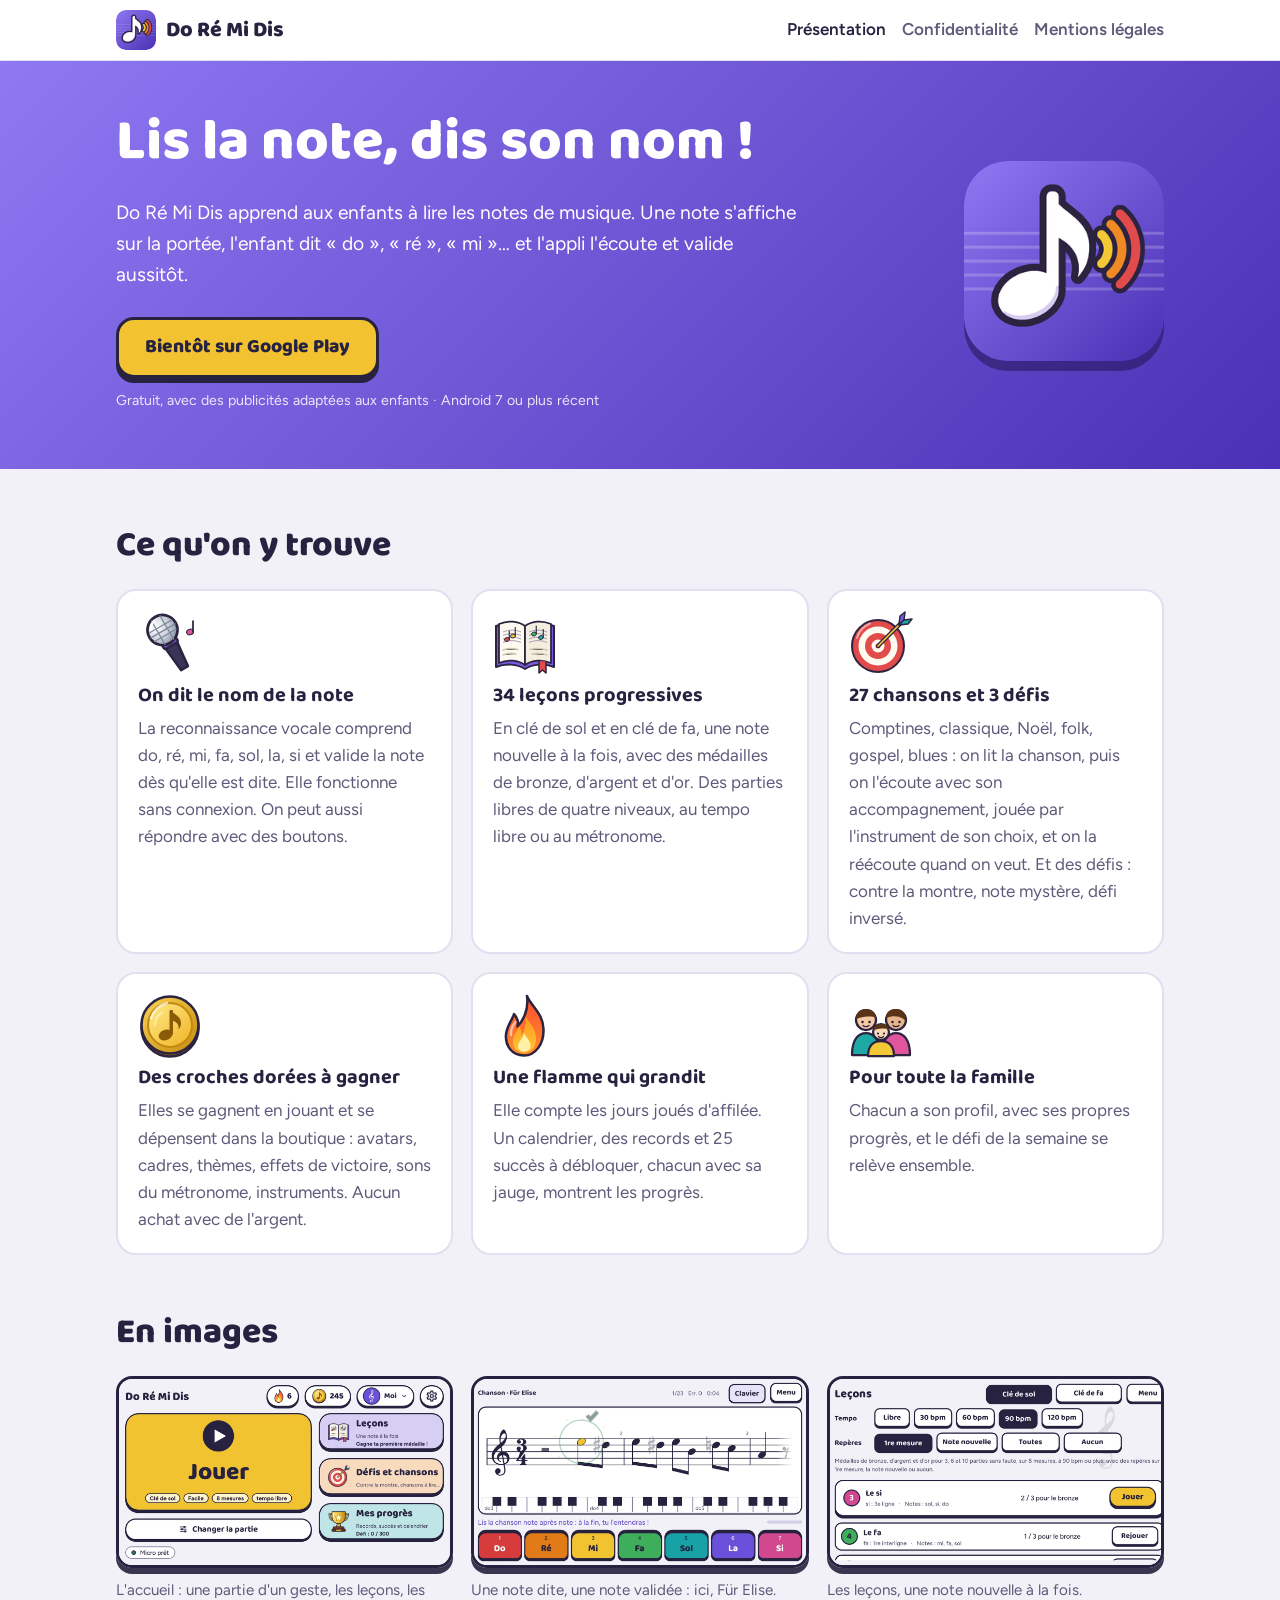
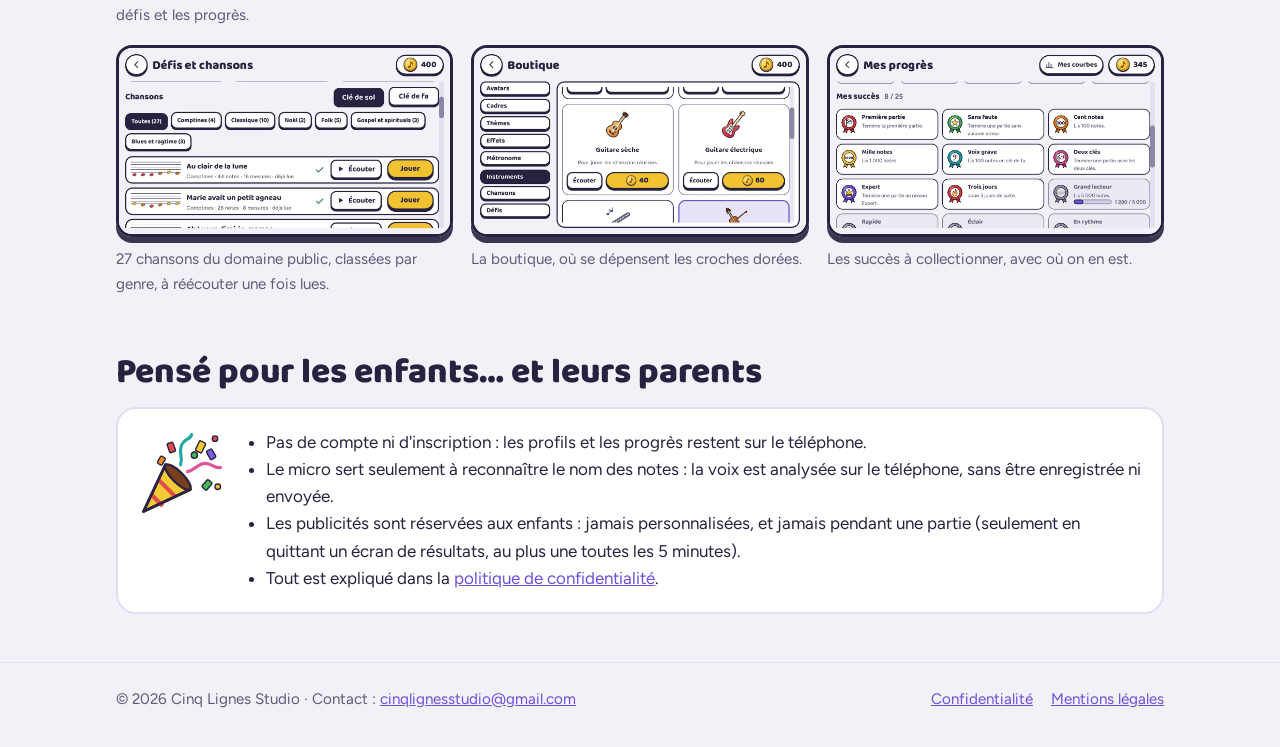
<file: index.html>
<!doctype html>
<html lang="fr">
<head>
  <meta charset="utf-8">
  <meta name="viewport" content="width=device-width, initial-scale=1">
  <title>Do Ré Mi Dis — apprendre à lire les notes en les disant</title>
  <meta name="description" content="Do Ré Mi Dis, l'appli Android qui apprend aux enfants à lire les notes : lis la note sur la portée, dis son nom, l'appli t'écoute et valide aussitôt.">
  <link rel="icon" type="image/png" href="img/favicon.png">
  <link rel="stylesheet" href="style.css">
</head>
<body>
  <header class="site-header">
    <div class="wrap">
      <a class="brand" href="index.html"><img src="img/icone.png" alt="">Do Ré Mi Dis</a>
      <nav aria-label="Pages du site">
        <a href="index.html" aria-current="page">Présentation</a>
        <a href="confidentialite.html">Confidentialité</a>
        <a href="mentions-legales.html">Mentions légales</a>
      </nav>
    </div>
  </header>

  <main>
    <section class="hero">
      <div class="wrap">
        <div>
          <h1>Lis la note, dis son nom !</h1>
          <p>Do Ré Mi Dis apprend aux enfants à lire les notes de musique. Une note s'affiche sur la
            portée, l'enfant dit « do », « ré », « mi »… et l'appli l'écoute et valide aussitôt.</p>
          <!-- Le lien fonctionnera dès que l'appli sera publiée sur Google Play. -->
          <a class="button" href="https://play.google.com/store/apps/details?id=com.cinqlignesstudio.doremidis">Bientôt sur Google Play</a>
          <small>Gratuit, avec des publicités adaptées aux enfants · Android 7 ou plus récent</small>
        </div>
        <img class="hero-icon" src="img/icone.png" alt="Icône de Do Ré Mi Dis : une croche qui chante">
      </div>
    </section>

    <div class="wrap">
      <h2>Ce qu'on y trouve</h2>
      <div class="features">
        <article class="card feature">
          <img src="img/mic.svg" alt="">
          <h3>On dit le nom de la note</h3>
          <p>La reconnaissance vocale comprend do, ré, mi, fa, sol, la, si et valide la note dès qu'elle
            est dite. Elle fonctionne sans connexion. On peut aussi répondre avec des boutons.</p>
        </article>
        <article class="card feature">
          <img src="img/menu_lessons.svg" alt="">
          <h3>34 leçons progressives</h3>
          <p>En clé de sol et en clé de fa, une note nouvelle à la fois, avec des médailles de bronze,
            d'argent et d'or. Des parties libres de quatre niveaux, au tempo libre ou au métronome.</p>
        </article>
        <article class="card feature">
          <img src="img/menu_challenges.svg" alt="">
          <h3>27 chansons et 3 défis</h3>
          <p>Comptines, classique, Noël, folk, gospel, blues : on lit la chanson, puis on l'écoute avec son
            accompagnement, jouée par l'instrument de son choix, et on la réécoute quand on veut. Et des
            défis : contre la montre, note mystère, défi inversé.</p>
        </article>
        <article class="card feature">
          <img src="img/coin.svg" alt="">
          <h3>Des croches dorées à gagner</h3>
          <p>Elles se gagnent en jouant et se dépensent dans la boutique : avatars, cadres, thèmes,
            effets de victoire, sons du métronome, instruments. Aucun achat avec de l'argent.</p>
        </article>
        <article class="card feature">
          <img src="img/flame.svg" alt="">
          <h3>Une flamme qui grandit</h3>
          <p>Elle compte les jours joués d'affilée. Un calendrier, des records et 25 succès à débloquer,
            chacun avec sa jauge, montrent les progrès.</p>
        </article>
        <article class="card feature">
          <img src="img/family.svg" alt="">
          <h3>Pour toute la famille</h3>
          <p>Chacun a son profil, avec ses propres progrès, et le défi de la semaine se relève
            ensemble.</p>
        </article>
      </div>

      <h2>En images</h2>
      <div class="shots">
        <figure>
          <img src="img/ecran-menu.webp" width="1280" height="720" loading="lazy"
            alt="Écran d'accueil : le bouton Jouer, les leçons, les défis et chansons, les progrès">
          <figcaption>L'accueil : une partie d'un geste, les leçons, les défis et les progrès.</figcaption>
        </figure>
        <figure>
          <img src="img/ecran-jeu.webp" width="1280" height="720" loading="lazy"
            alt="Une partie : la portée de Für Elise, une note juste validée, les boutons des sept notes">
          <figcaption>Une note dite, une note validée : ici, Für Elise.</figcaption>
        </figure>
        <figure>
          <img src="img/ecran-lecons.webp" width="1280" height="720" loading="lazy"
            alt="Les leçons : tempo, repères, et la liste des leçons avec leurs médailles">
          <figcaption>Les leçons, une note nouvelle à la fois.</figcaption>
        </figure>
        <figure>
          <img src="img/ecran-chansons.webp" width="1280" height="720" loading="lazy"
            alt="Les chansons, classées par genre ; celles déjà lues ont un bouton Écouter">
          <figcaption>27 chansons du domaine public, classées par genre, à réécouter une fois lues.</figcaption>
        </figure>
        <figure>
          <img src="img/ecran-boutique.webp" width="1280" height="720" loading="lazy"
            alt="La boutique, onglet Instruments : piano, guitares, flûte, violon…">
          <figcaption>La boutique, où se dépensent les croches dorées.</figcaption>
        </figure>
        <figure>
          <img src="img/ecran-succes.webp" width="1280" height="720" loading="lazy"
            alt="Mes progrès : les badges des succès gagnés, et la jauge de ceux qui restent à gagner">
          <figcaption>Les succès à collectionner, avec où on en est.</figcaption>
        </figure>
      </div>

      <h2>Pensé pour les enfants… et leurs parents</h2>
      <div class="card promise">
        <img src="img/effect_confettis.svg" alt="">
        <ul>
          <li>Pas de compte ni d'inscription : les profils et les progrès restent sur le téléphone.</li>
          <li>Le micro sert seulement à reconnaître le nom des notes : la voix est analysée sur le
            téléphone, sans être enregistrée ni envoyée.</li>
          <li>Les publicités sont réservées aux enfants : jamais personnalisées, et jamais pendant une
            partie (seulement en quittant un écran de résultats, au plus une toutes les 5 minutes).</li>
          <li>Tout est expliqué dans la <a href="confidentialite.html">politique de confidentialité</a>.</li>
        </ul>
      </div>
    </div>
  </main>

  <footer class="site-footer">
    <div class="wrap">
      <span>© 2026 Cinq Lignes Studio · Contact :
        <a href="mailto:cinqlignesstudio@gmail.com">cinqlignesstudio@gmail.com</a></span>
      <nav aria-label="Informations">
        <a href="confidentialite.html">Confidentialité</a>
        <a href="mentions-legales.html">Mentions légales</a>
      </nav>
    </div>
  </footer>
</body>
</html>
</file>
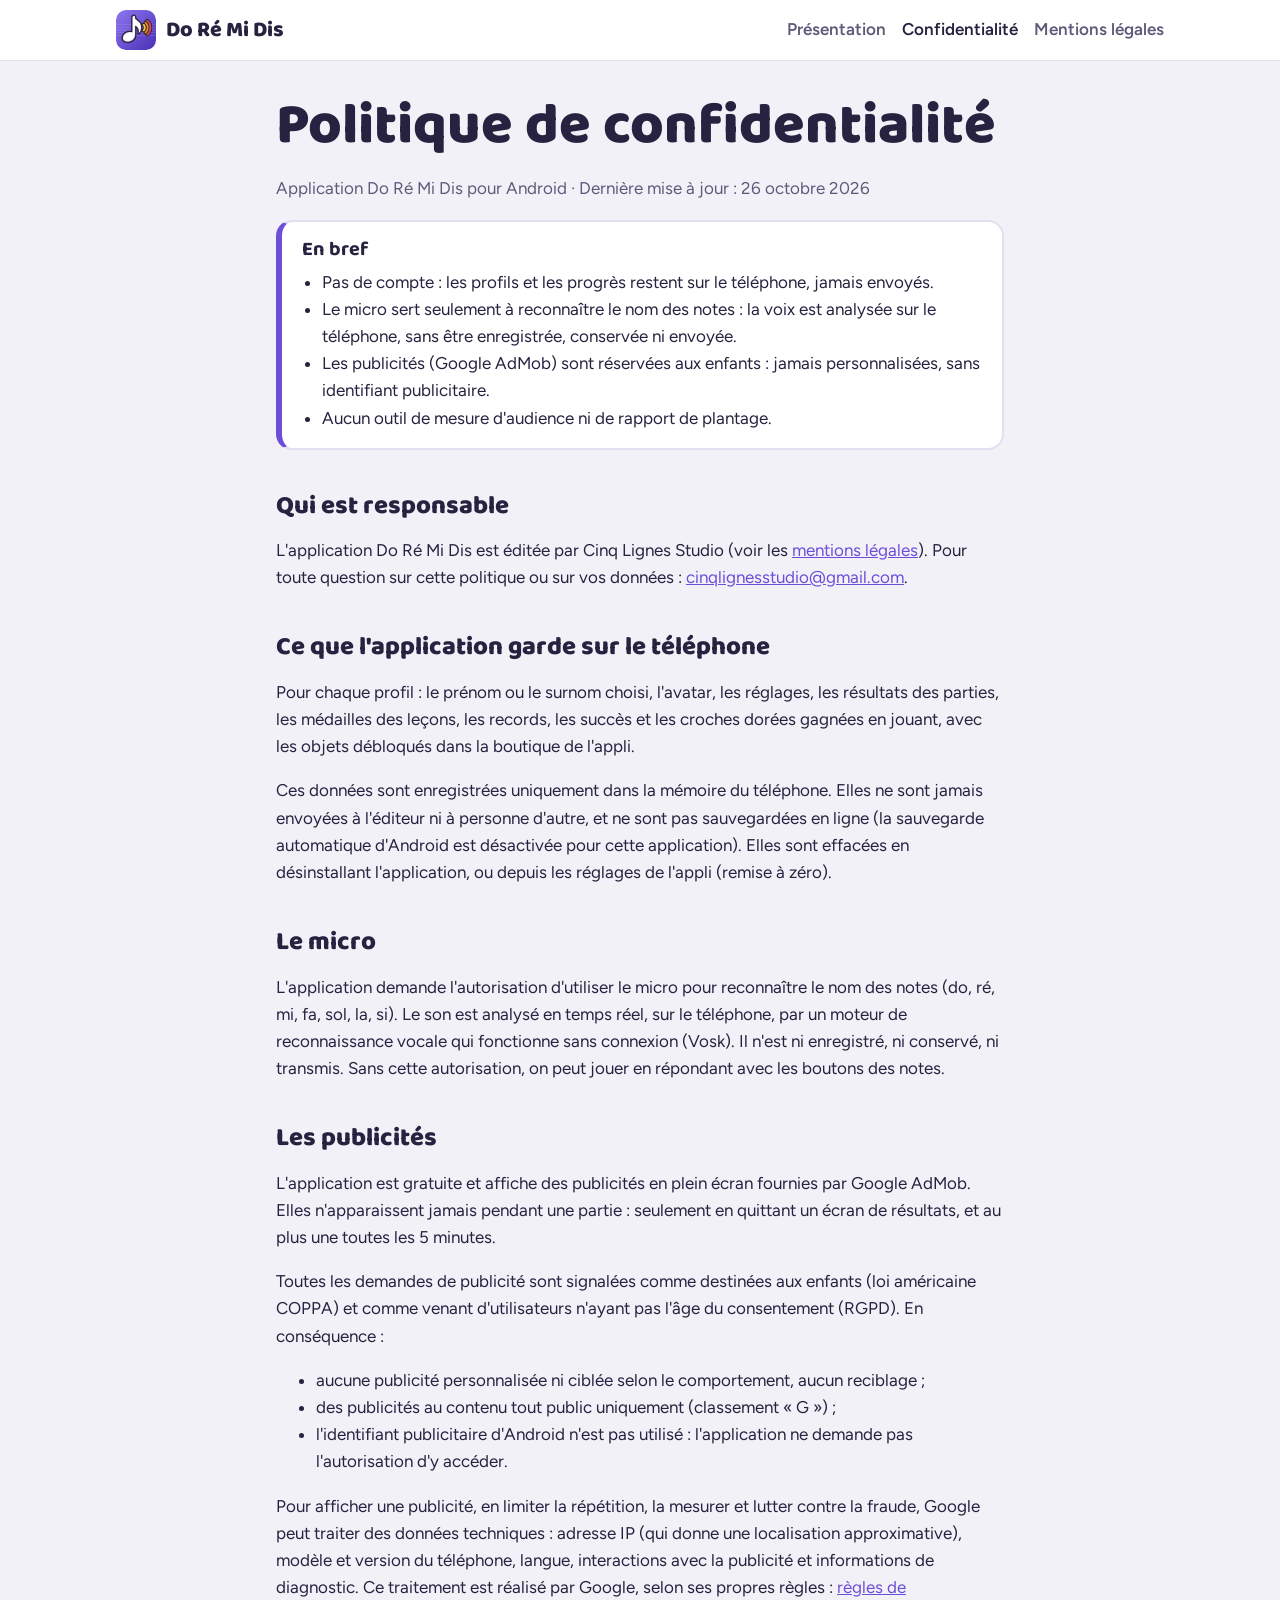
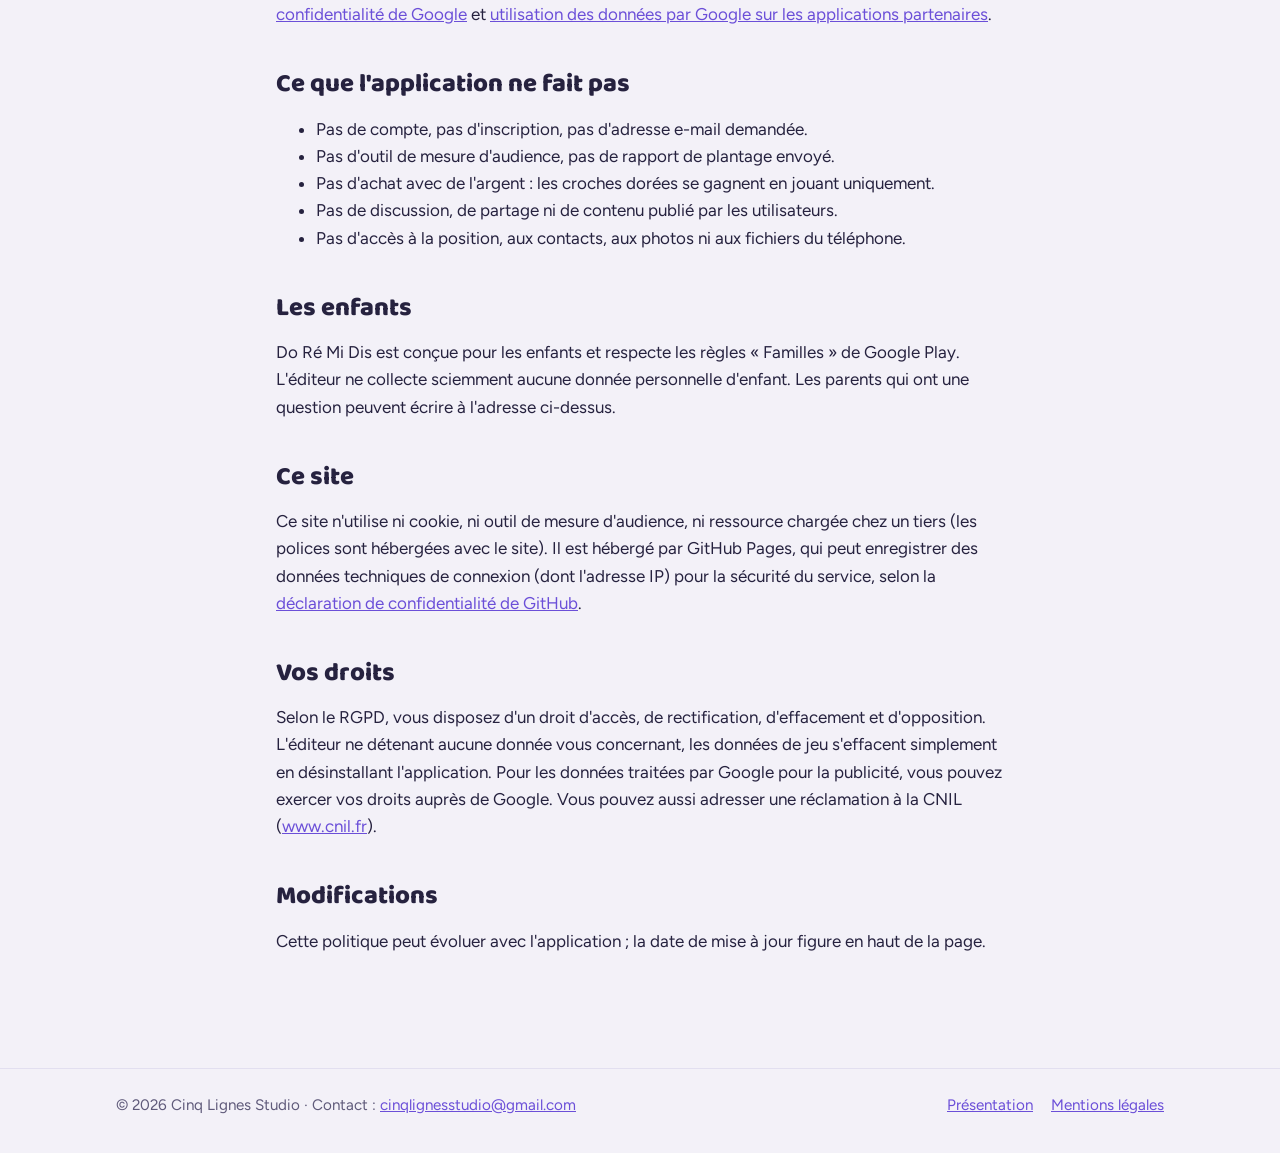
<file: confidentialite.html>
<!doctype html>
<html lang="fr">
<head>
  <meta charset="utf-8">
  <meta name="viewport" content="width=device-width, initial-scale=1">
  <title>Politique de confidentialité — Do Ré Mi Dis</title>
  <meta name="description" content="Politique de confidentialité de l'application Do Ré Mi Dis : aucune donnée de jeu envoyée, micro analysé sur l'appareil, publicités réservées aux enfants.">
  <link rel="icon" type="image/png" href="img/favicon.png">
  <link rel="stylesheet" href="style.css">
</head>
<body>
  <header class="site-header">
    <div class="wrap">
      <a class="brand" href="index.html"><img src="img/icone.png" alt="">Do Ré Mi Dis</a>
      <nav aria-label="Pages du site">
        <a href="index.html">Présentation</a>
        <a href="confidentialite.html" aria-current="page">Confidentialité</a>
        <a href="mentions-legales.html">Mentions légales</a>
      </nav>
    </div>
  </header>

  <main class="wrap page">
    <h1>Politique de confidentialité</h1>
    <p class="updated">Application Do Ré Mi Dis pour Android · Dernière mise à jour : 26 octobre 2026</p>

    <div class="summary">
      <h3>En bref</h3>
      <ul>
        <li>Pas de compte : les profils et les progrès restent sur le téléphone, jamais envoyés.</li>
        <li>Le micro sert seulement à reconnaître le nom des notes : la voix est analysée sur le
          téléphone, sans être enregistrée, conservée ni envoyée.</li>
        <li>Les publicités (Google AdMob) sont réservées aux enfants : jamais personnalisées, sans
          identifiant publicitaire.</li>
        <li>Aucun outil de mesure d'audience ni de rapport de plantage.</li>
      </ul>
    </div>

    <h2>Qui est responsable</h2>
    <p>L'application Do Ré Mi Dis est éditée par
      Cinq Lignes Studio (voir les
      <a href="mentions-legales.html">mentions légales</a>). Pour toute question sur cette politique
      ou sur vos données : <a href="mailto:cinqlignesstudio@gmail.com">cinqlignesstudio@gmail.com</a>.</p>

    <h2>Ce que l'application garde sur le téléphone</h2>
    <p>Pour chaque profil : le prénom ou le surnom choisi, l'avatar, les réglages, les résultats des
      parties, les médailles des leçons, les records, les succès et les croches dorées gagnées en
      jouant, avec les objets débloqués dans la boutique de l'appli.</p>
    <p>Ces données sont enregistrées uniquement dans la mémoire du téléphone. Elles ne sont jamais
      envoyées à l'éditeur ni à personne d'autre, et ne sont pas sauvegardées en ligne (la sauvegarde
      automatique d'Android est désactivée pour cette application). Elles sont effacées en désinstallant
      l'application, ou depuis les réglages de l'appli (remise à zéro).</p>

    <h2>Le micro</h2>
    <p>L'application demande l'autorisation d'utiliser le micro pour reconnaître le nom des notes
      (do, ré, mi, fa, sol, la, si). Le son est analysé en temps réel, sur le téléphone, par un moteur
      de reconnaissance vocale qui fonctionne sans connexion (Vosk). Il n'est ni enregistré, ni conservé,
      ni transmis. Sans cette autorisation, on peut jouer en répondant avec les boutons des notes.</p>

    <h2>Les publicités</h2>
    <p>L'application est gratuite et affiche des publicités en plein écran fournies par Google AdMob.
      Elles n'apparaissent jamais pendant une partie : seulement en quittant un écran de résultats, et au
      plus une toutes les 5 minutes.</p>
    <p>Toutes les demandes de publicité sont signalées comme destinées aux enfants (loi américaine
      COPPA) et comme venant d'utilisateurs n'ayant pas l'âge du consentement (RGPD). En conséquence :</p>
    <ul>
      <li>aucune publicité personnalisée ni ciblée selon le comportement, aucun reciblage ;</li>
      <li>des publicités au contenu tout public uniquement (classement « G ») ;</li>
      <li>l'identifiant publicitaire d'Android n'est pas utilisé : l'application ne demande pas
        l'autorisation d'y accéder.</li>
    </ul>
    <p>Pour afficher une publicité, en limiter la répétition, la mesurer et lutter contre la fraude, Google
      peut traiter des données techniques : adresse IP (qui donne une localisation approximative), modèle
      et version du téléphone, langue, interactions avec la publicité et informations de diagnostic. Ce
      traitement est réalisé par Google, selon ses propres règles :
      <a href="https://policies.google.com/privacy?hl=fr">règles de confidentialité de Google</a> et
      <a href="https://policies.google.com/technologies/partner-sites?hl=fr">utilisation des données par
      Google sur les applications partenaires</a>.</p>

    <h2>Ce que l'application ne fait pas</h2>
    <ul>
      <li>Pas de compte, pas d'inscription, pas d'adresse e-mail demandée.</li>
      <li>Pas d'outil de mesure d'audience, pas de rapport de plantage envoyé.</li>
      <li>Pas d'achat avec de l'argent : les croches dorées se gagnent en jouant uniquement.</li>
      <li>Pas de discussion, de partage ni de contenu publié par les utilisateurs.</li>
      <li>Pas d'accès à la position, aux contacts, aux photos ni aux fichiers du téléphone.</li>
    </ul>

    <h2>Les enfants</h2>
    <p>Do Ré Mi Dis est conçue pour les enfants et respecte les règles « Familles » de Google Play.
      L'éditeur ne collecte sciemment aucune donnée personnelle d'enfant. Les parents qui ont une question
      peuvent écrire à l'adresse ci-dessus.</p>

    <h2>Ce site</h2>
    <p>Ce site n'utilise ni cookie, ni outil de mesure d'audience, ni ressource chargée chez un tiers
      (les polices sont hébergées avec le site). Il est hébergé par GitHub Pages, qui peut enregistrer des
      données techniques de connexion (dont l'adresse IP) pour la sécurité du service, selon la
      <a href="https://docs.github.com/fr/site-policy/privacy-policies/github-general-privacy-statement">déclaration
      de confidentialité de GitHub</a>.</p>

    <h2>Vos droits</h2>
    <p>Selon le RGPD, vous disposez d'un droit d'accès, de rectification, d'effacement et d'opposition.
      L'éditeur ne détenant aucune donnée vous concernant, les données de jeu s'effacent simplement en
      désinstallant l'application. Pour les données traitées par Google pour la publicité, vous pouvez
      exercer vos droits auprès de Google. Vous pouvez aussi adresser une réclamation à la CNIL
      (<a href="https://www.cnil.fr">www.cnil.fr</a>).</p>

    <h2>Modifications</h2>
    <p>Cette politique peut évoluer avec l'application ; la date de mise à jour figure en haut de la page.</p>
  </main>

  <footer class="site-footer">
    <div class="wrap">
      <span>© 2026 Cinq Lignes Studio · Contact :
        <a href="mailto:cinqlignesstudio@gmail.com">cinqlignesstudio@gmail.com</a></span>
      <nav aria-label="Informations">
        <a href="index.html">Présentation</a>
        <a href="mentions-legales.html">Mentions légales</a>
      </nav>
    </div>
  </footer>
</body>
</html>
</file>
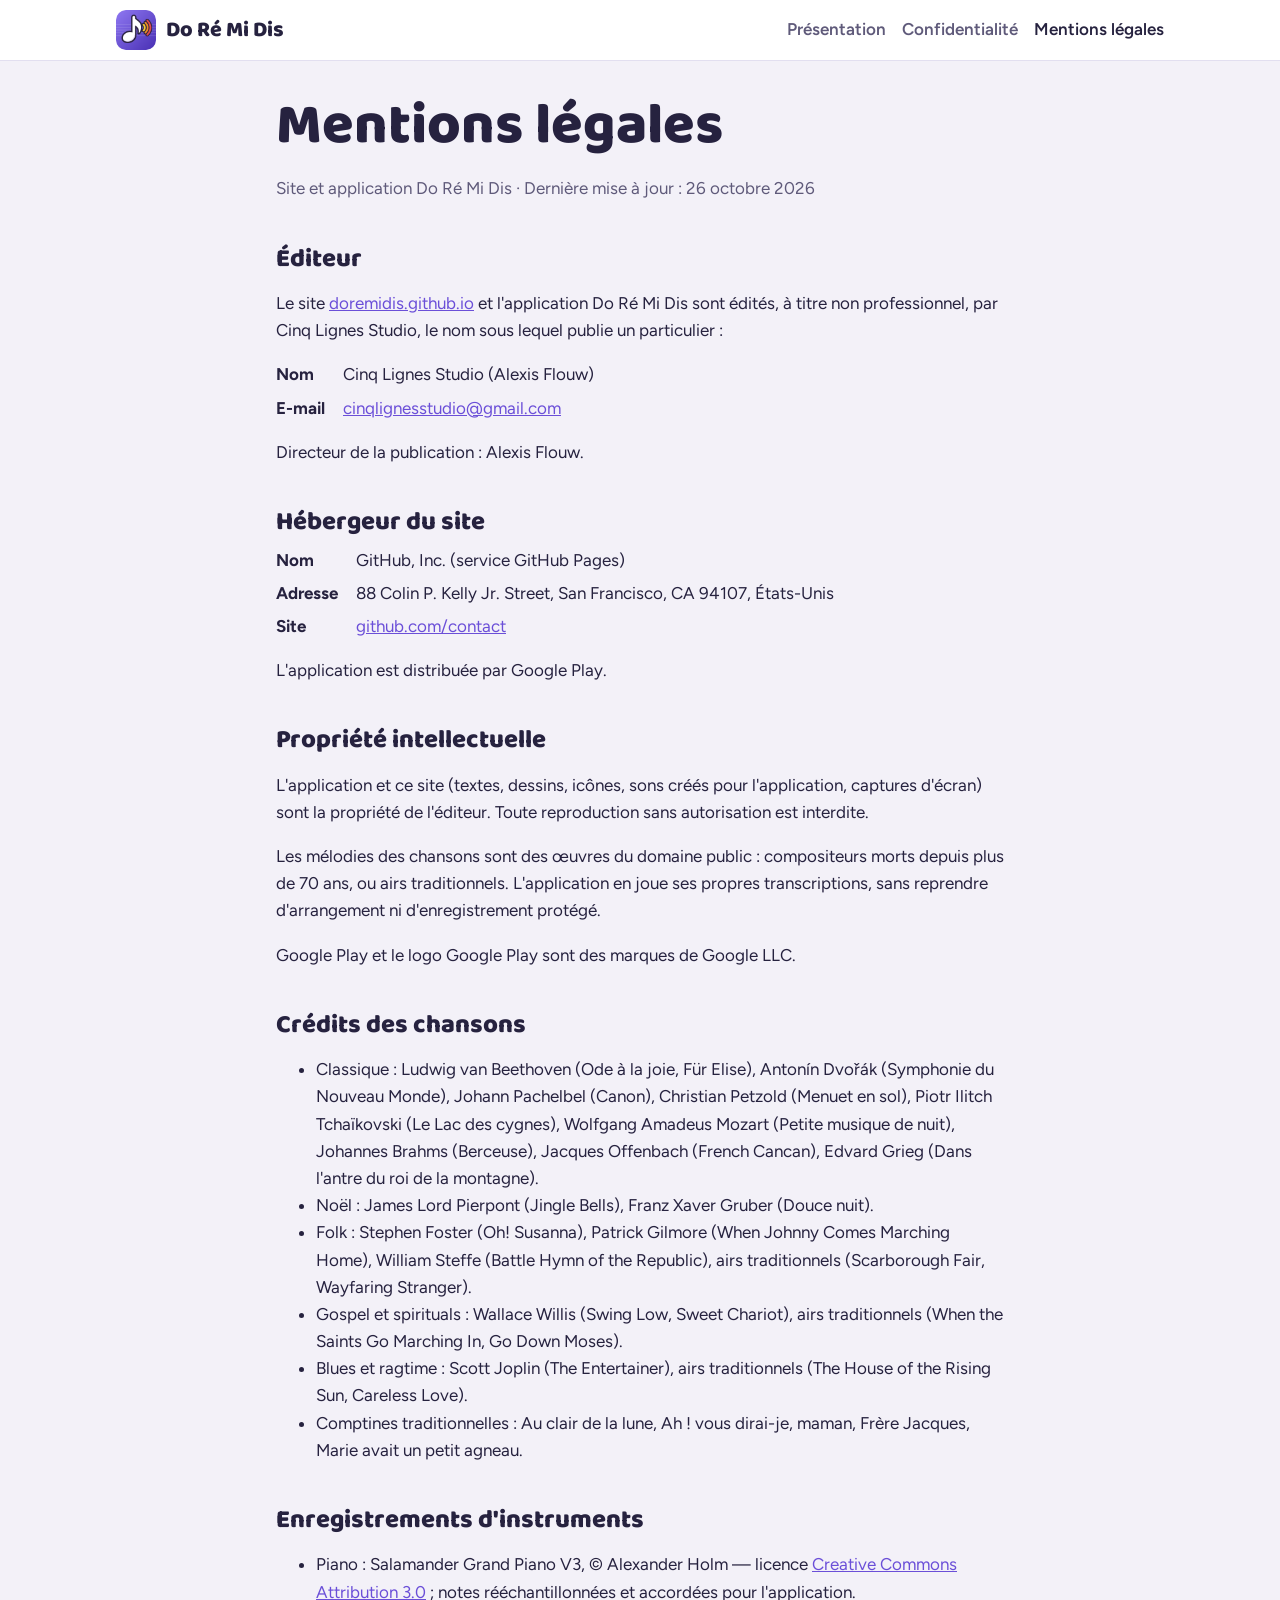
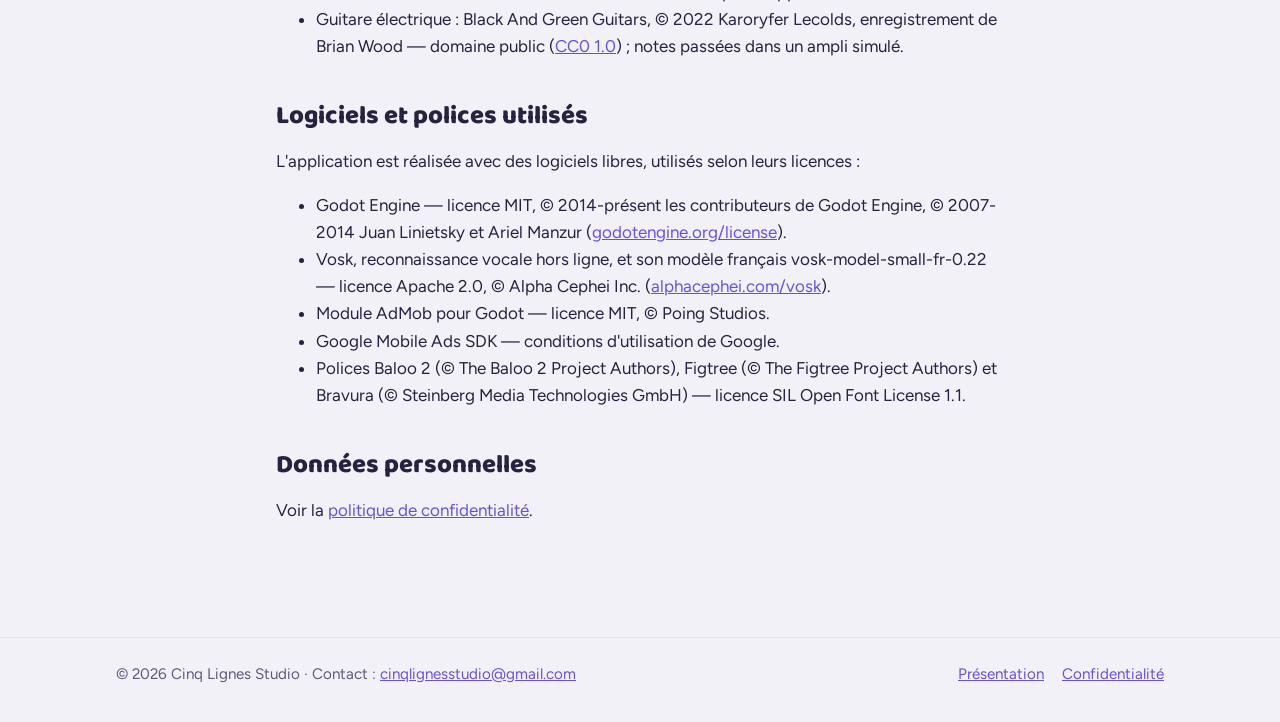
<file: mentions-legales.html>
<!doctype html>
<html lang="fr">
<head>
  <meta charset="utf-8">
  <meta name="viewport" content="width=device-width, initial-scale=1">
  <title>Mentions légales — Do Ré Mi Dis</title>
  <meta name="description" content="Mentions légales du site et de l'application Do Ré Mi Dis : éditeur, hébergeur, propriété intellectuelle, licences et crédits.">
  <link rel="icon" type="image/png" href="img/favicon.png">
  <link rel="stylesheet" href="style.css">
</head>
<body>
  <header class="site-header">
    <div class="wrap">
      <a class="brand" href="index.html"><img src="img/icone.png" alt="">Do Ré Mi Dis</a>
      <nav aria-label="Pages du site">
        <a href="index.html">Présentation</a>
        <a href="confidentialite.html">Confidentialité</a>
        <a href="mentions-legales.html" aria-current="page">Mentions légales</a>
      </nav>
    </div>
  </header>

  <main class="wrap page">
    <h1>Mentions légales</h1>
    <p class="updated">Site et application Do Ré Mi Dis · Dernière mise à jour : 26 octobre 2026</p>

    <h2>Éditeur</h2>
    <p>Le site <a href="https://doremidis.github.io/">doremidis.github.io</a> et l'application
      Do Ré Mi Dis sont édités, à titre non professionnel, par Cinq Lignes Studio, le nom sous lequel
      publie un particulier :</p>
    <dl class="identity">
      <dt>Nom</dt><dd>Cinq Lignes Studio (Alexis Flouw)</dd>
      <dt>E-mail</dt><dd><a href="mailto:cinqlignesstudio@gmail.com">cinqlignesstudio@gmail.com</a></dd>
    </dl>
    <p>Directeur de la publication : Alexis Flouw.</p>

    <h2>Hébergeur du site</h2>
    <dl class="identity">
      <dt>Nom</dt><dd>GitHub, Inc. (service GitHub Pages)</dd>
      <dt>Adresse</dt><dd>88 Colin P. Kelly Jr. Street, San Francisco, CA 94107, États-Unis</dd>
      <dt>Site</dt><dd><a href="https://github.com/contact">github.com/contact</a></dd>
    </dl>
    <p>L'application est distribuée par Google Play.</p>

    <h2>Propriété intellectuelle</h2>
    <p>L'application et ce site (textes, dessins, icônes, sons créés pour l'application, captures d'écran)
      sont la propriété de l'éditeur. Toute reproduction sans autorisation est interdite.</p>
    <p>Les mélodies des chansons sont des œuvres du domaine public : compositeurs morts depuis plus de
      70 ans, ou airs traditionnels. L'application en joue ses propres transcriptions, sans reprendre
      d'arrangement ni d'enregistrement protégé.</p>
    <p>Google Play et le logo Google Play sont des marques de Google LLC.</p>

    <h2>Crédits des chansons</h2>
    <ul>
      <li>Classique : Ludwig van Beethoven (Ode à la joie, Für Elise), Antonín Dvořák (Symphonie du
        Nouveau Monde), Johann Pachelbel (Canon), Christian Petzold (Menuet en sol), Piotr Ilitch
        Tchaïkovski (Le Lac des cygnes), Wolfgang Amadeus Mozart (Petite musique de nuit), Johannes Brahms
        (Berceuse), Jacques Offenbach (French Cancan), Edvard Grieg (Dans l'antre du roi de la montagne).</li>
      <li>Noël : James Lord Pierpont (Jingle Bells), Franz Xaver Gruber (Douce nuit).</li>
      <li>Folk : Stephen Foster (Oh! Susanna), Patrick Gilmore (When Johnny Comes Marching Home), William
        Steffe (Battle Hymn of the Republic), airs traditionnels (Scarborough Fair, Wayfaring Stranger).</li>
      <li>Gospel et spirituals : Wallace Willis (Swing Low, Sweet Chariot), airs traditionnels (When the
        Saints Go Marching In, Go Down Moses).</li>
      <li>Blues et ragtime : Scott Joplin (The Entertainer), airs traditionnels (The House of the Rising
        Sun, Careless Love).</li>
      <li>Comptines traditionnelles : Au clair de la lune, Ah ! vous dirai-je, maman, Frère Jacques,
        Marie avait un petit agneau.</li>
    </ul>

    <h2>Enregistrements d'instruments</h2>
    <ul>
      <li>Piano : Salamander Grand Piano V3, © Alexander Holm — licence
        <a href="https://creativecommons.org/licenses/by/3.0/">Creative Commons Attribution 3.0</a> ; notes
        rééchantillonnées et accordées pour l'application.</li>
      <li>Guitare électrique : Black And Green Guitars, © 2022 Karoryfer Lecolds, enregistrement de Brian
        Wood — domaine public (<a href="https://creativecommons.org/publicdomain/zero/1.0/">CC0 1.0</a>) ;
        notes passées dans un ampli simulé.</li>
    </ul>

    <h2>Logiciels et polices utilisés</h2>
    <p>L'application est réalisée avec des logiciels libres, utilisés selon leurs licences :</p>
    <ul>
      <li>Godot Engine — licence MIT, © 2014-présent les contributeurs de Godot Engine, © 2007-2014
        Juan Linietsky et Ariel Manzur (<a href="https://godotengine.org/license">godotengine.org/license</a>).</li>
      <li>Vosk, reconnaissance vocale hors ligne, et son modèle français vosk-model-small-fr-0.22 —
        licence Apache 2.0, © Alpha Cephei Inc. (<a href="https://alphacephei.com/vosk/">alphacephei.com/vosk</a>).</li>
      <li>Module AdMob pour Godot — licence MIT, © Poing Studios.</li>
      <li>Google Mobile Ads SDK — conditions d'utilisation de Google.</li>
      <li>Polices Baloo 2 (© The Baloo 2 Project Authors), Figtree (© The Figtree Project Authors) et
        Bravura (© Steinberg Media Technologies GmbH) — licence SIL Open Font License 1.1.</li>
    </ul>

    <h2>Données personnelles</h2>
    <p>Voir la <a href="confidentialite.html">politique de confidentialité</a>.</p>
  </main>

  <footer class="site-footer">
    <div class="wrap">
      <span>© 2026 Cinq Lignes Studio · Contact :
        <a href="mailto:cinqlignesstudio@gmail.com">cinqlignesstudio@gmail.com</a></span>
      <nav aria-label="Informations">
        <a href="index.html">Présentation</a>
        <a href="confidentialite.html">Confidentialité</a>
      </nav>
    </div>
  </footer>
</body>
</html>
</file>
<file: style.css>
/* Site de Do Ré Mi Dis : couleurs et polices de l'appli, sans aucune ressource extérieure. */

@font-face {
  font-family: "Baloo 2";
  src: url("fonts/Baloo2.ttf") format("truetype");
  font-weight: 400 800;
  font-display: swap;
}

@font-face {
  font-family: "Figtree";
  src: url("fonts/Figtree.ttf") format("truetype");
  font-weight: 300 900;
  font-display: swap;
}

:root {
  --paper: #f3f1f8;
  --card: #ffffff;
  --ink: #26223f;
  --muted: #5f5a7a;
  --line: #e2dff0;
  --accent: #6b4fd8;
  --accent-ink: #ffffff;
  --cta: #f2c230;
  --cta-ink: #26223f;
  --hero-from: #8f78f2;
  --hero-to: #4a31b5;
  --shadow: 0 6px 0 rgba(38, 34, 63, 0.9);
  color-scheme: light;
}

@media (prefers-color-scheme: dark) {
  :root {
    --paper: #1b1830;
    --card: #2a2546;
    --ink: #f1eefc;
    --muted: #b6b0d6;
    --line: #3b355e;
    --accent: #9a86f5;
    --accent-ink: #1b1830;
    --shadow: 0 6px 0 rgba(6, 4, 16, 0.9);
    color-scheme: dark;
  }
}

* { box-sizing: border-box; }

html { -webkit-text-size-adjust: 100%; }

body {
  margin: 0;
  background: var(--paper);
  color: var(--ink);
  font-family: "Figtree", system-ui, -apple-system, "Segoe UI", sans-serif;
  font-size: 17px;
  line-height: 1.6;
}

h1, h2, h3 {
  font-family: "Baloo 2", "Figtree", system-ui, sans-serif;
  line-height: 1.15;
  margin: 0 0 0.4em;
}

h1 { font-size: clamp(2.2rem, 6vw, 3.6rem); font-weight: 800; }
h2 { font-size: clamp(1.6rem, 4vw, 2.2rem); font-weight: 800; margin-top: 1.6em; }
h3 { font-size: 1.25rem; font-weight: 700; }

a { color: var(--accent); }
a:hover { text-decoration-thickness: 2px; }

.wrap {
  max-width: 1080px;
  margin: 0 auto;
  padding: 0 16px;
}

/* En-tête commun */
.site-header {
  background: var(--card);
  border-bottom: 1px solid var(--line);
}

.site-header .wrap {
  display: flex;
  align-items: center;
  justify-content: space-between;
  gap: 12px;
  flex-wrap: wrap;
  padding-top: 10px;
  padding-bottom: 10px;
}

.brand {
  display: flex;
  align-items: center;
  gap: 10px;
  color: var(--ink);
  text-decoration: none;
  font-family: "Baloo 2", sans-serif;
  font-weight: 800;
  font-size: 1.35rem;
}

.brand img { width: 40px; height: 40px; border-radius: 10px; }

.site-header nav { display: flex; gap: 6px 16px; flex-wrap: wrap; font-weight: 600; }
.site-header nav a { color: var(--muted); text-decoration: none; }
.site-header nav a:hover, .site-header nav a[aria-current="page"] { color: var(--ink); }

/* Accueil */
.hero {
  background: linear-gradient(135deg, var(--hero-from), var(--hero-to));
  color: #ffffff;
  padding: 48px 0 56px;
}

.hero .wrap {
  display: grid;
  grid-template-columns: 1fr auto;
  align-items: center;
  gap: 32px;
}

.hero p { font-size: 1.2rem; max-width: 36em; margin: 0 0 1.4em; }

.hero-icon {
  width: 200px;
  height: 200px;
  border-radius: 44px;
  box-shadow: 0 10px 0 rgba(20, 12, 60, 0.45);
}

.button {
  display: inline-block;
  background: var(--cta);
  color: var(--cta-ink);
  font-family: "Baloo 2", sans-serif;
  font-weight: 800;
  font-size: 1.2rem;
  text-decoration: none;
  padding: 12px 26px;
  border: 3px solid #26223f;
  border-radius: 18px;
  box-shadow: 0 5px 0 #26223f;
}

.button:hover { transform: translateY(2px); box-shadow: 0 3px 0 #26223f; }

.hero small { display: block; margin-top: 12px; opacity: 0.85; }

.features {
  display: grid;
  grid-template-columns: repeat(auto-fit, minmax(260px, 1fr));
  gap: 18px;
  margin: 24px 0 8px;
}

.card {
  background: var(--card);
  border: 2px solid var(--line);
  border-radius: 20px;
  padding: 20px;
}

.feature img { width: 64px; height: 64px; }
.feature p { margin: 0; color: var(--muted); }

.shots {
  display: grid;
  grid-template-columns: repeat(auto-fit, minmax(300px, 1fr));
  gap: 18px;
  margin: 24px 0;
}

.shots figure { margin: 0; }

.shots img {
  width: 100%;
  height: auto;
  display: block;
  border-radius: 16px;
  border: 3px solid #26223f;
  box-shadow: var(--shadow);
}

.shots figcaption { color: var(--muted); font-size: 0.95rem; margin-top: 10px; }

.promise {
  display: grid;
  grid-template-columns: auto 1fr;
  gap: 20px;
  align-items: start;
}

.promise img { width: 88px; height: 88px; }
.promise ul { margin: 0; padding-left: 1.2em; }

/* Pages de texte (confidentialité, mentions légales) */
.page { max-width: 760px; padding-top: 32px; padding-bottom: 48px; }
.page h2 { font-size: 1.6rem; }
.page .updated { color: var(--muted); margin-top: -0.4em; }

.summary {
  background: var(--card);
  border: 2px solid var(--line);
  border-left: 6px solid var(--accent);
  border-radius: 16px;
  padding: 16px 20px;
}

.summary ul { margin: 0; padding-left: 1.2em; }

dl.identity { display: grid; grid-template-columns: max-content 1fr; gap: 6px 18px; margin: 0; }
dl.identity dt { font-weight: 700; }
dl.identity dd { margin: 0; }

.site-footer {
  border-top: 1px solid var(--line);
  margin-top: 48px;
  padding: 24px 0 36px;
  color: var(--muted);
  font-size: 0.95rem;
}

.site-footer .wrap { display: flex; gap: 8px 24px; flex-wrap: wrap; justify-content: space-between; }
.site-footer nav { display: flex; gap: 6px 18px; flex-wrap: wrap; }

@media (max-width: 720px) {
  .hero { padding: 32px 0 40px; }
  .hero .wrap { grid-template-columns: 1fr; }
  .hero-icon { width: 120px; height: 120px; border-radius: 28px; order: -1; }
  .promise { grid-template-columns: 1fr; }
  dl.identity { grid-template-columns: 1fr; }
  dl.identity dd { margin-bottom: 8px; }
}
</file>
